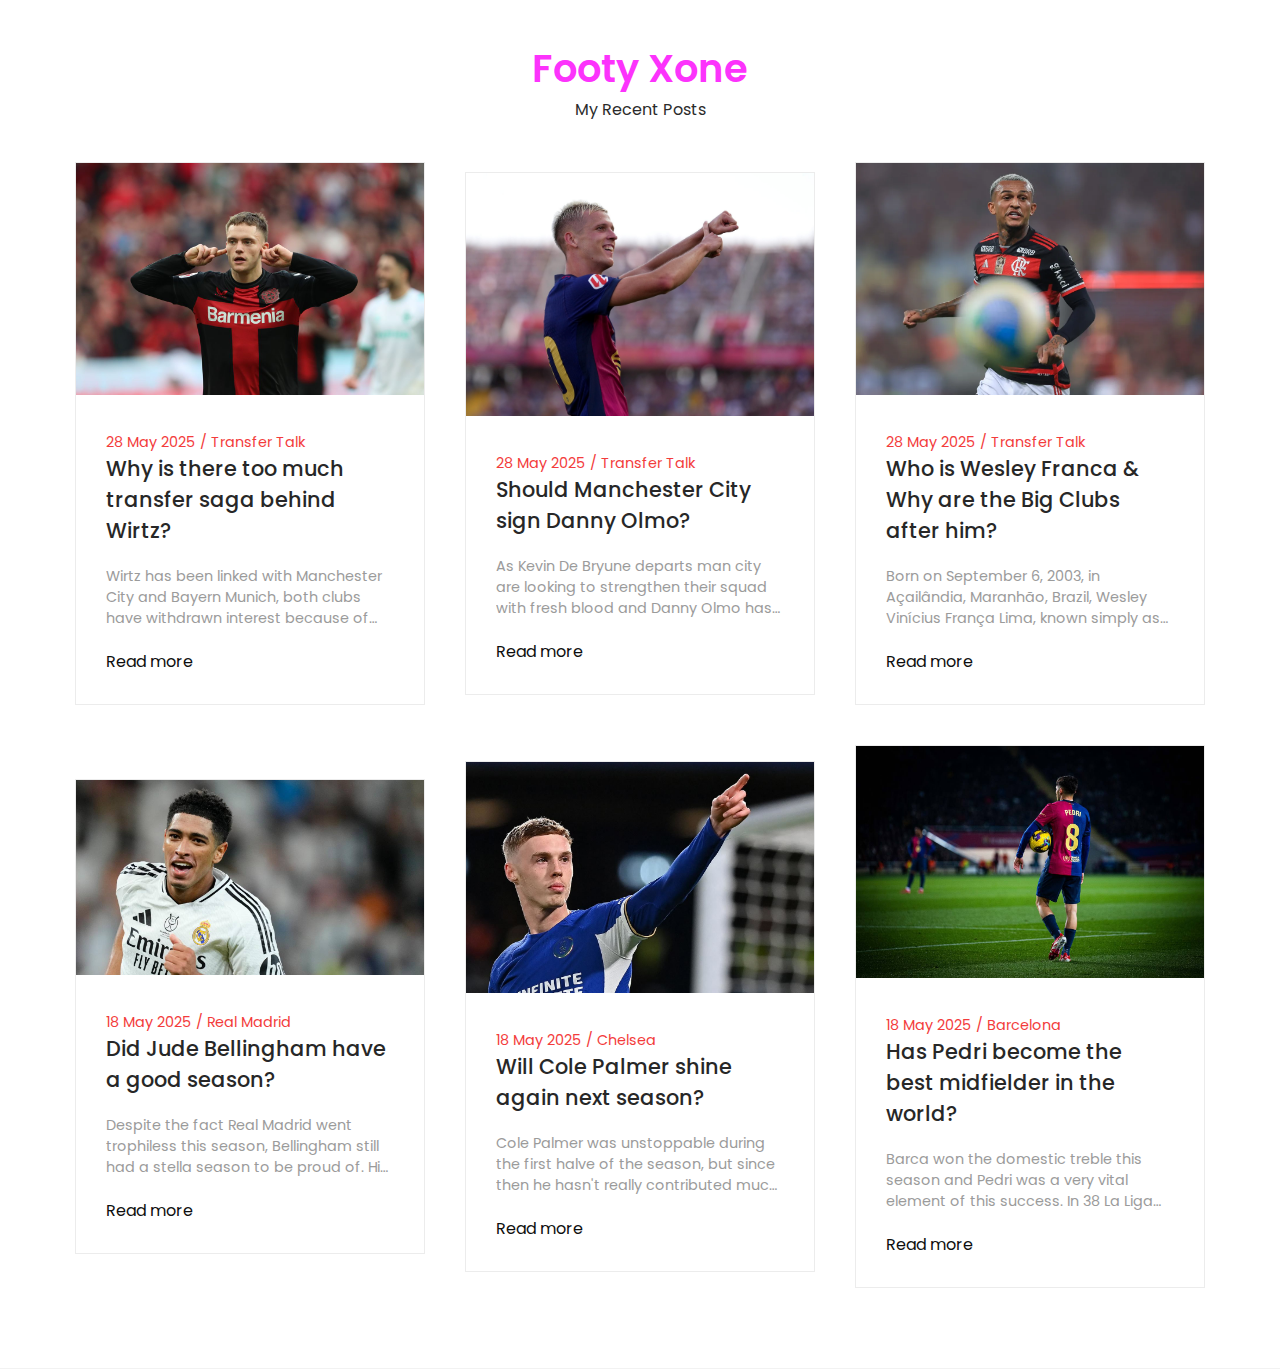
<file: index.html>
<!DOCTYPE html>
<html>
    <head>
        <meta charset="utf-8">
        <meta name="viewport" content="width=device-width, initial-scale=1.0, maximum-scale=1.0, user-scalable=n0">
        <title>Footy Xone</title>
        <link rel="stylesheet" href="style.css">
        <link rel="shortcut icon" href="image.svg">
        <!--poppins------------------->
        <link rel="preconnect" href="https://fonts.googleapis.com" />
        <link rel="preconnect" href="https://fonts.gstatic.com" crossorigin />
        <link href="https://fonts.googleapis.com/css2?family=Poppins:wght@400;600&display=swap" rel="stylesheet" />
    </head>
    <body>
        <section id="blog"> 
            <!--heading---------------->
            <div class="blog-heading">
                <h3>Footy Xone</h3>
                <span>My Recent Posts</span>
            </div>
            <!--blog container--------->
            <div class="blog-container">
                <!--box 6-------------->
                <div class="blog-box">
                    <!--image-->
                    <div class="blog-img">
                        <img src="images/Wirtz.jpg" alt="Wirtz">
                    </div>
                    <!---text--->
                    <div class="blog-text">
                        <span>28 May 2025 / Transfer Talk</span>
                        <a href="#" class="blog-title">Why is there too much transfer saga behind Wirtz?</a>
                        <p>Wirtz has been linked with Manchester City and Bayern Munich, both clubs have withdrawn interest because of how expensive Leverkusen has priced him at.</p>
                        <a href="#">Read more</a>
                    </div>
                </div>
                <!--box 5-------------->
                <div class="blog-box">
                    <!--image-->
                    <div class="blog-img">
                        <img src="images/Olmo.jpg" alt="Olmo">
                    </div>
                    <!---text--->
                    <div class="blog-text">
                        <span>28 May 2025 / Transfer Talk</span>
                        <a href="#" class="blog-title">Should Manchester City sign Danny Olmo?</a>
                        <p>As Kevin De Bryune departs man city are looking to strengthen their squad with fresh blood and Danny Olmo has the stats to be the perfectly fit man city's plans.</p>
                        <a href="#">Read more</a>
                    </div>
                </div>
                <!--box 4-------------->
                <div class="blog-box">
                    <!--image-->
                    <div class="blog-img">
                        <img src="images/wesley.WEBP" alt="Wesley">
                    </div>
                    <!---text--->
                    <div class="blog-text">
                        <span>28 May 2025 / Transfer Talk</span>
                        <a href="#" class="blog-title">Who is Wesley Franca & Why are the Big Clubs after him?</a>
                        <p>Born on September 6, 2003, in Açailândia, Maranhão, Brazil, Wesley Vinícius França Lima, known simply as Wesley, embodies the rich footballing spirit of his homeland. Standing at 1.78 meters, his journey began in the youth ranks of Atlético Tubarão in 2019.</p>
                        <a href="#">Read more</a>
                    </div>
                </div>
                <!--box 1-------------->
                <div class="blog-box">
                    <!--image-->
                    <div class="blog-img">
                        <img src="images/jude.jpg" alt="Bellingham">
                    </div>
                    <!---text--->
                    <div class="blog-text">
                        <span>18 May 2025 / Real Madrid</span>
                        <a href="#" class="blog-title">Did Jude Bellingham have a good season?</a>
                        <p>Despite the fact Real Madrid went trophiless this season, Bellingham still had a stella season to be proud of. His numbers are very impressive with xGoals and xAssist across all competitions.</p>
                        <a href="article1.html">Read more</a>
                    </div>
                </div>
                <!--box 2-------------->
                <div class="blog-box">
                    <!--image-->
                    <div class="blog-img">
                        <img src="images/cole.jpg" alt="Palmer">
                    </div>
                    <!---text--->
                    <div class="blog-text">
                        <span>18 May 2025 / Chelsea</span>
                        <a href="#" class="blog-title">Will Cole Palmer shine again next season?</a>
                        <p>Cole Palmer was unstoppable during the first halve of the season, but since then he hasn't really contributed much to Chelsea's success this season. Since Janruary he has had just xGoals and xAssist in all competitions</p>
                        <a href="#">Read more</a>
                    </div>
                </div>
                <!--box 3-------------->
                <div class="blog-box">
                    <!--image-->
                    <div class="blog-img">
                        <img src="images/pedri.jpg" alt="Pedri">
                    </div>
                    <!---text--->
                    <div class="blog-text">
                        <span>18 May 2025 / Barcelona</span>
                        <a href="#" class="blog-title">Has Pedri become the best midfielder in the world? </a>
                        <p>Barca won the domestic treble this season and Pedri was a very vital element of this success. In 38 La Liga games this season Pedri won xMOTM awards, the most among his team mates.</p>
                        <a href="#">Read more</a>
                    </div>
                </div>
            </div>
        </section>
    </body>
</html>
</file>
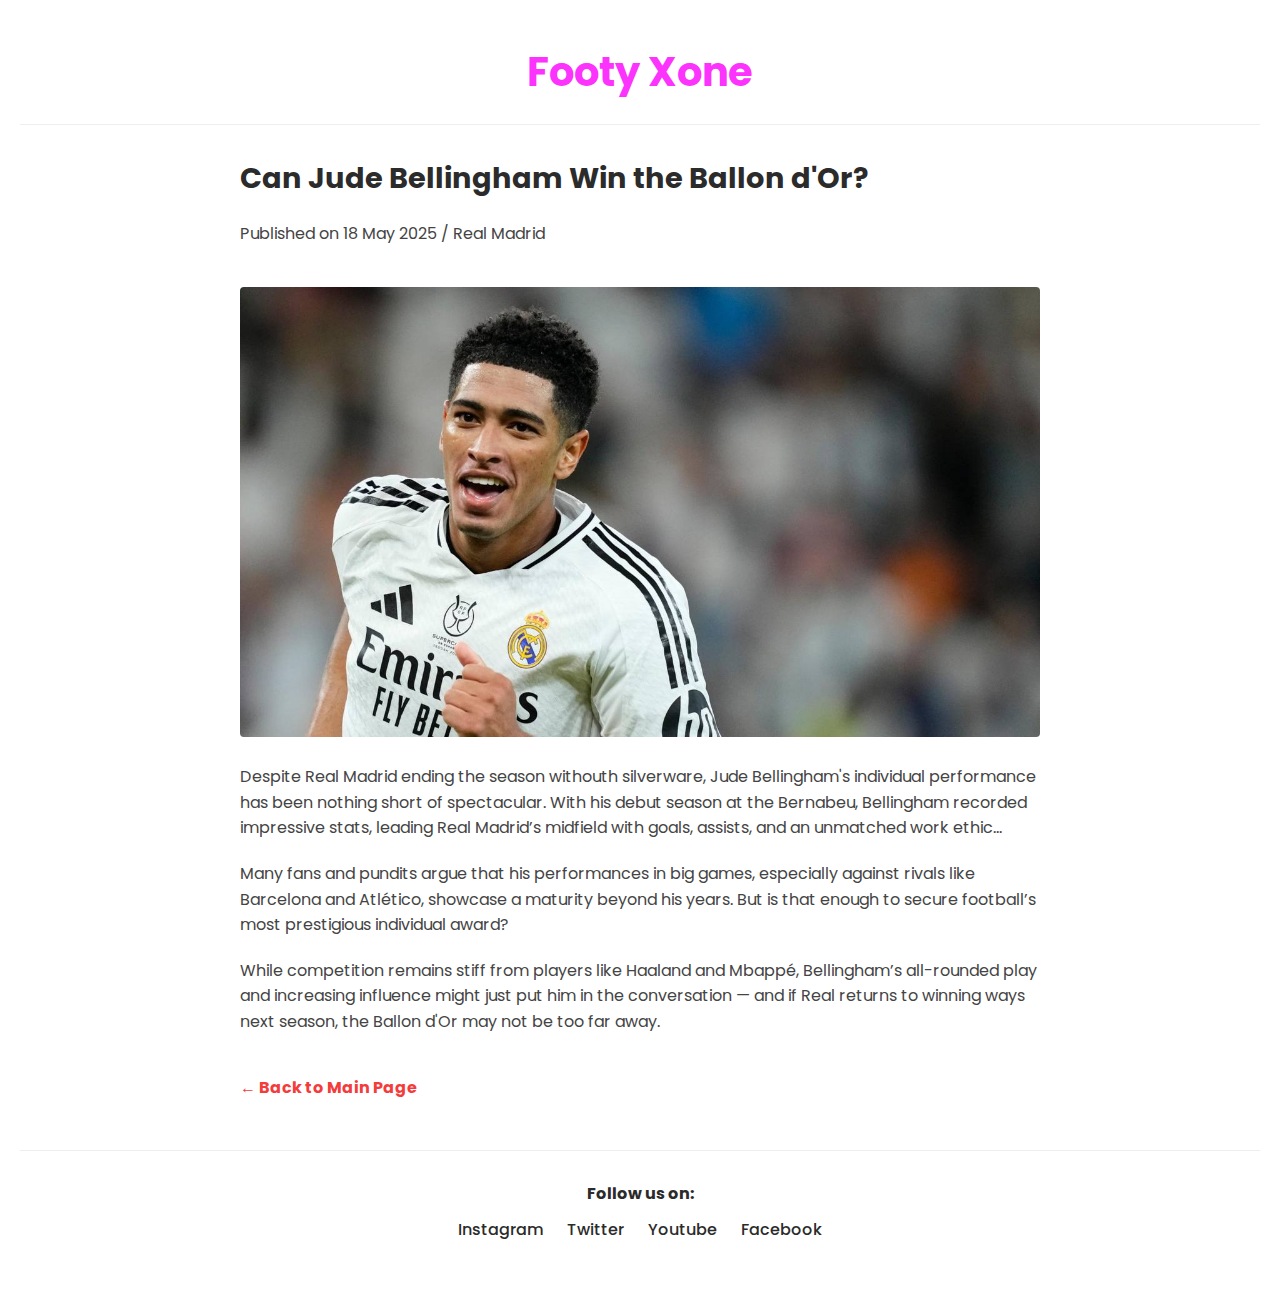
<file: article1.html>
<!DOCTYPE html>
<html lang="en">
<head>
    <meta charset="UTF-8">
    <meta name="viewport" content="width=device-width, initial-scale=1.0">
    <title>Footy Xone - Full Article</title>
    <link rel="stylesheet" href="article.css" />
    <link rel="shortcut icon" href="image.svg" />
    <link rel="preconnect" href="https://fonts.googleapis.com" />
    <link rel="preconnect" href="https://fonts.gstatic.com" crossorigin />
    <link href="https://fonts.googleapis.com/css2?family=Poppins:wght@400;600&display=swap" rel="stylesheet" />
</head>
<body>
    <!---Header------>
    <header class="site-header">
        <h1> Footy Xone</h1>
    </header>
    <!----Article section------>
    <main class="article-content">
        <h2>Can Jude Bellingham Win the Ballon d'Or?</h2>
        <p class="article-date">Published on 18 May 2025 / Real Madrid</p>
        <img src="images/jude.jpg" alt="Jude Bellingham" class="article-image" />
        <p>
            Despite Real Madrid ending the season withouth silverware, Jude Bellingham's individual performance has been nothing short of spectacular. With his debut season at the Bernabeu, Bellingham recorded impressive stats, leading Real Madrid’s midfield with goals, assists, and an unmatched work ethic...
        </p>
        <p>
          Many fans and pundits argue that his performances in big games, especially against rivals like Barcelona and Atlético, showcase a maturity beyond his years. But is that enough to secure football’s most prestigious individual award?
        </p>
        <p>
          While competition remains stiff from players like Haaland and Mbappé, Bellingham’s all-rounded play and increasing influence might just put him in the conversation — and if Real returns to winning ways next season, the Ballon d'Or may not be too far away.
        </p>
        <a href="index.html" class="back-link">← Back to Main Page</a>
    </main>
    <!---Footer------------->
    <footer class="site-footer">
        <p>Follow us on:</p>
        <div class="social-links">
            <a href="#">Instagram</a>
            <a href="#">Twitter</a>
            <a href="#">Youtube</a>
            <a href="#">Facebook</a>
        </div>
    </footer>
</body>
</html>
</file>
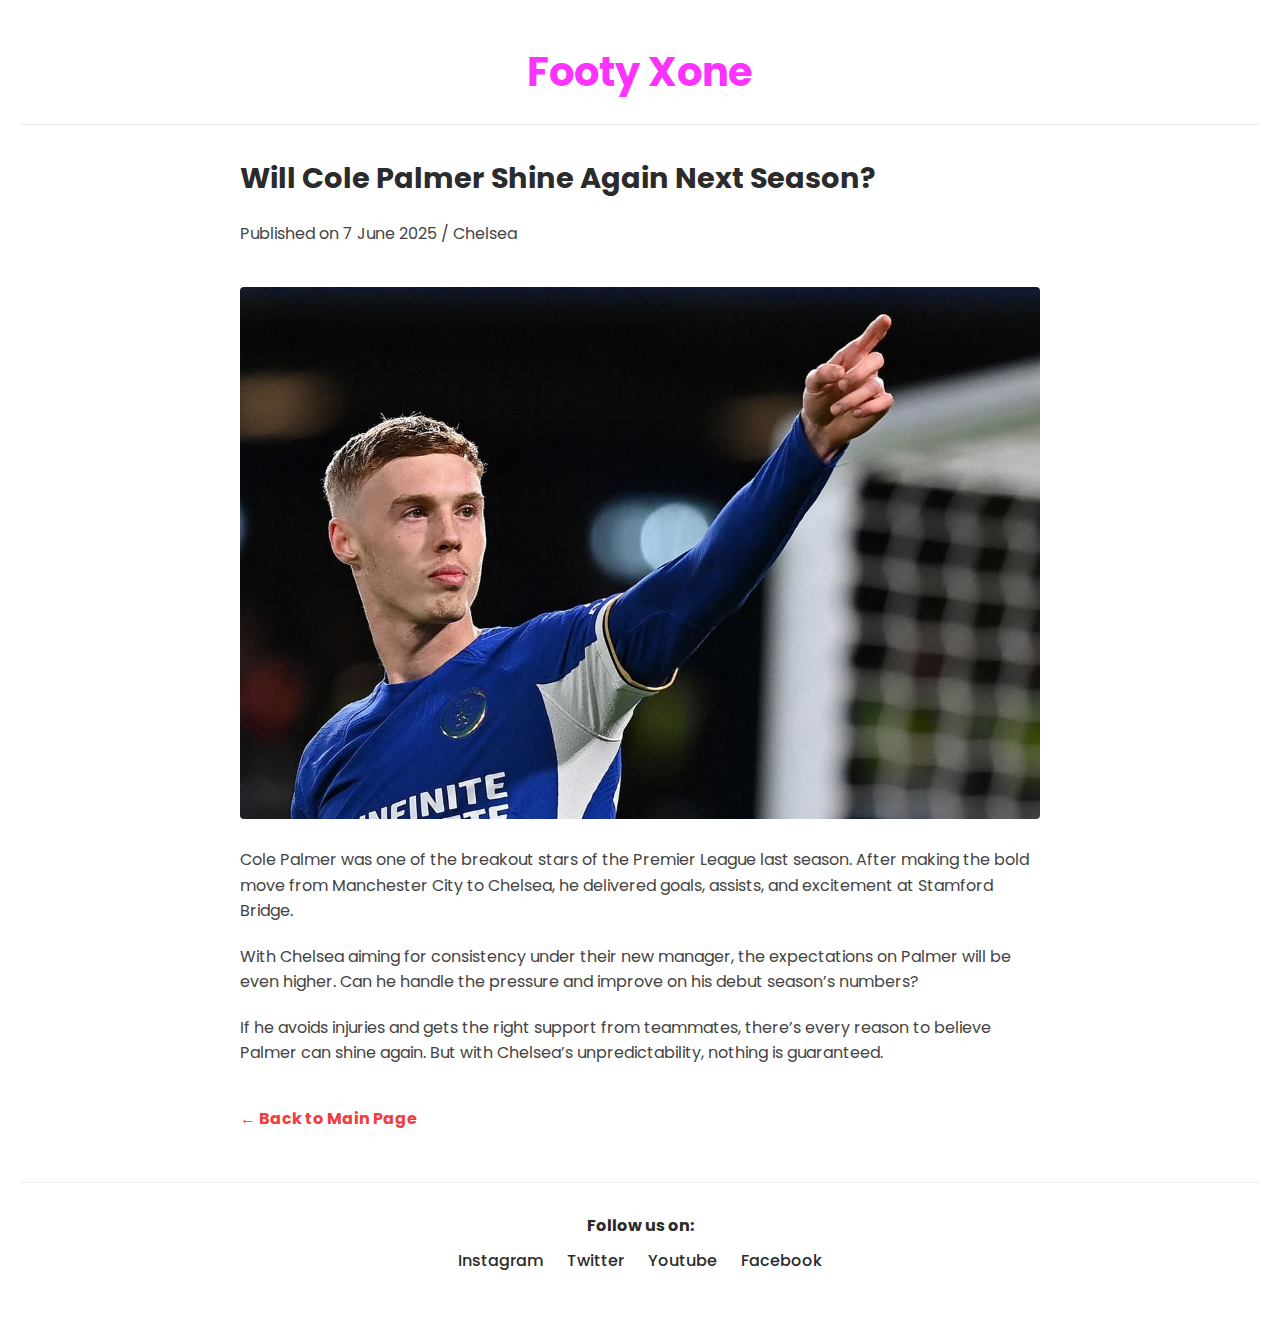
<file: palmer.html>
<!DOCTYPE html>
<html lang="en">
<head>
    <meta charset="UTF-8">
    <meta name="viewport" content="width=device-width, initial-scale=1.0">
    <title>Footy Xone - Full Article</title>
    <link rel="stylesheet" href="article.css" />
    <link rel="shortcut icon" href="image.svg" />
    <link rel="preconnect" href="https://fonts.googleapis.com" />
    <link rel="preconnect" href="https://fonts.gstatic.com" crossorigin />
    <link href="https://fonts.googleapis.com/css2?family=Poppins:wght@400;600&display=swap" rel="stylesheet" />
</head>
<body>
    <!---Header------>
    <header class="site-header">
        <h1> Footy Xone</h1>
    </header>
    <!----Article section------>
    <main class="article-content">
        <h2>Will Cole Palmer Shine Again Next Season?</h2>
        <p class="article-date">Published on 7 June 2025 / Chelsea</p>
        <img src="images/cole.jpg" alt="Cole Palmer" class="article-image" />
        <p>
            Cole Palmer was one of the breakout stars of the Premier League last season. After making the bold move from Manchester City to Chelsea, he delivered goals, assists, and excitement at Stamford Bridge.
        </p>
        <p>
            With Chelsea aiming for consistency under their new manager, the expectations on Palmer will be even higher. Can he handle the pressure and improve on his debut season’s numbers?
        </p>
        <p>
            If he avoids injuries and gets the right support from teammates, there’s every reason to believe Palmer can shine again. But with Chelsea’s unpredictability, nothing is guaranteed.
        </p>
        <a href="index.html" class="back-link">← Back to Main Page</a>
    </main>
    <!---Footer------------->
    <footer class="site-footer">
        <p>Follow us on:</p>
        <div class="social-links">
            <a href="#">Instagram</a>
            <a href="#">Twitter</a>
            <a href="#">Youtube</a>
            <a href="#">Facebook</a>
        </div>
    </footer>
</body>
</html>
</file>
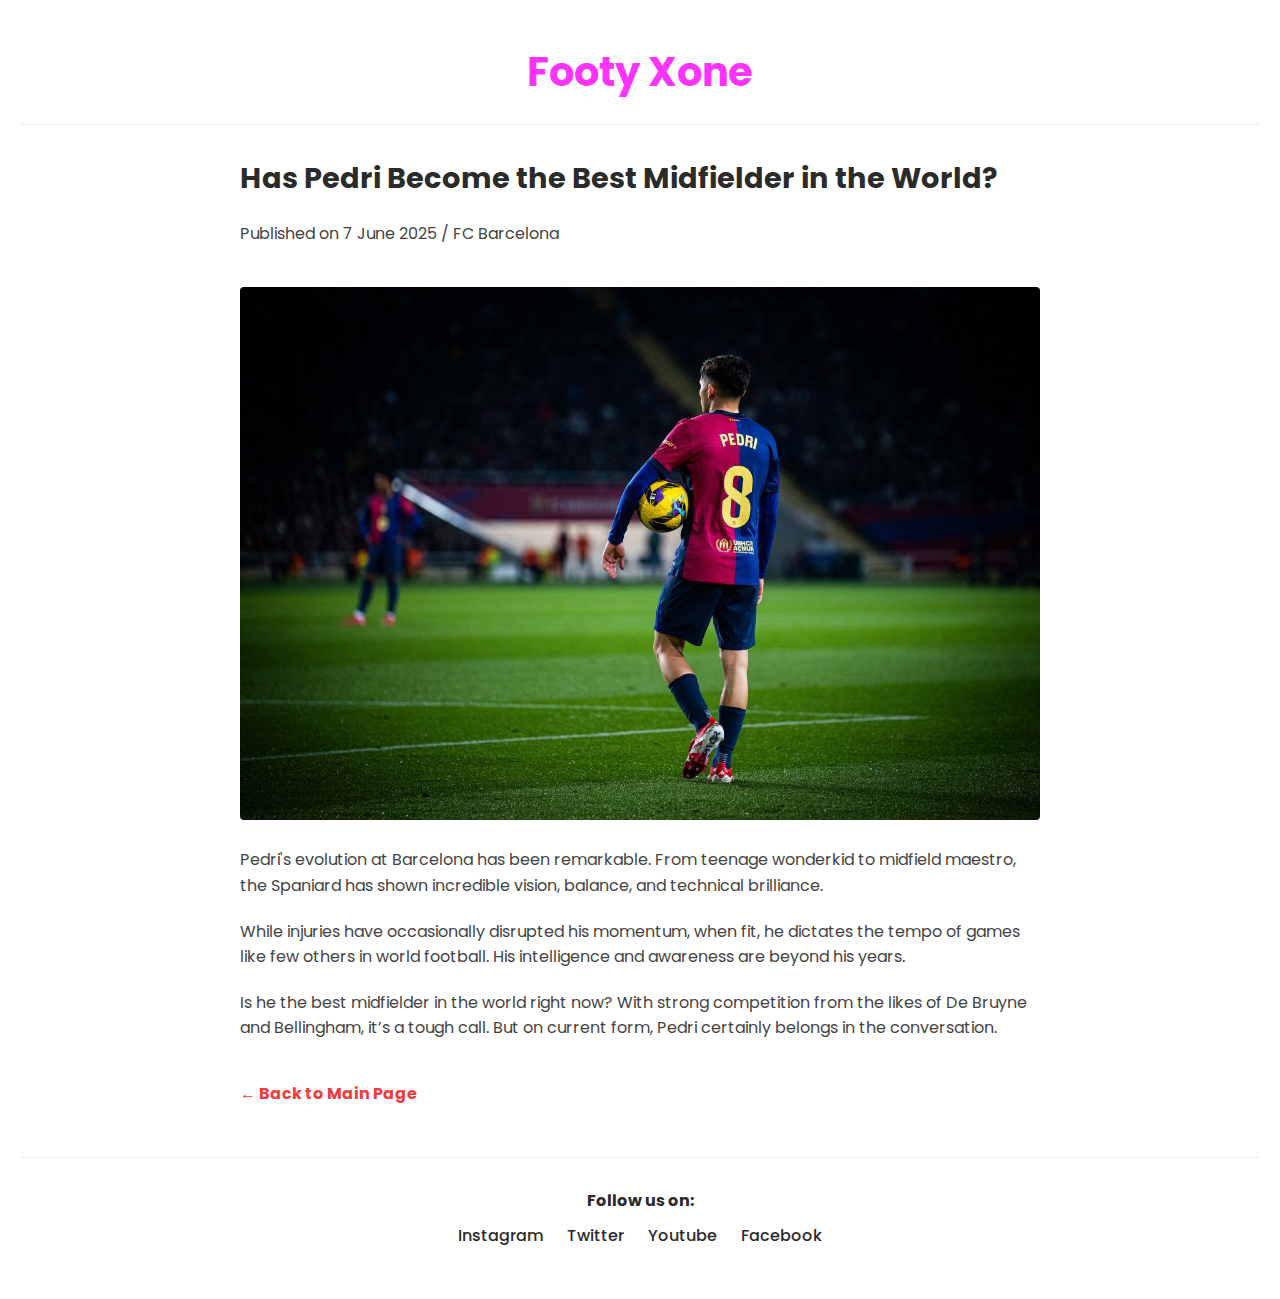
<file: pedri.html>
<!DOCTYPE html>
<html lang="en">
<head>
    <meta charset="UTF-8">
    <meta name="viewport" content="width=device-width, initial-scale=1.0">
    <title>Footy Xone - Full Article</title>
    <link rel="stylesheet" href="article.css" />
    <link rel="shortcut icon" href="image.svg" />
    <link rel="preconnect" href="https://fonts.googleapis.com" />
    <link rel="preconnect" href="https://fonts.gstatic.com" crossorigin />
    <link href="https://fonts.googleapis.com/css2?family=Poppins:wght@400;600&display=swap" rel="stylesheet" />
</head>
<body>
    <!---Header------>
    <header class="site-header">
        <h1> Footy Xone</h1>
    </header>
    <!----Article section------>
    <main class="article-content">
        <h2>Has Pedri Become the Best Midfielder in the World?</h2>
        <p class="article-date">Published on 7 June 2025 / FC Barcelona</p>
        <img src="images/pedri.jpg" alt="Pedri" class="article-image" />
        <p>
            Pedri's evolution at Barcelona has been remarkable. From teenage wonderkid to midfield maestro, the Spaniard has shown incredible vision, balance, and technical brilliance.
        </p>
        <p>
            While injuries have occasionally disrupted his momentum, when fit, he dictates the tempo of games like few others in world football. His intelligence and awareness are beyond his years.
        </p>
        <p>
            Is he the best midfielder in the world right now? With strong competition from the likes of De Bruyne and Bellingham, it’s a tough call. But on current form, Pedri certainly belongs in the conversation.
        </p>
        <a href="index.html" class="back-link">← Back to Main Page</a>
    </main>
    <!---Footer------------->
    <footer class="site-footer">
        <p>Follow us on:</p>
        <div class="social-links">
            <a href="#">Instagram</a>
            <a href="#">Twitter</a>
            <a href="#">Youtube</a>
            <a href="#">Facebook</a>
        </div>
    </footer>
</body>
</html>
</file>
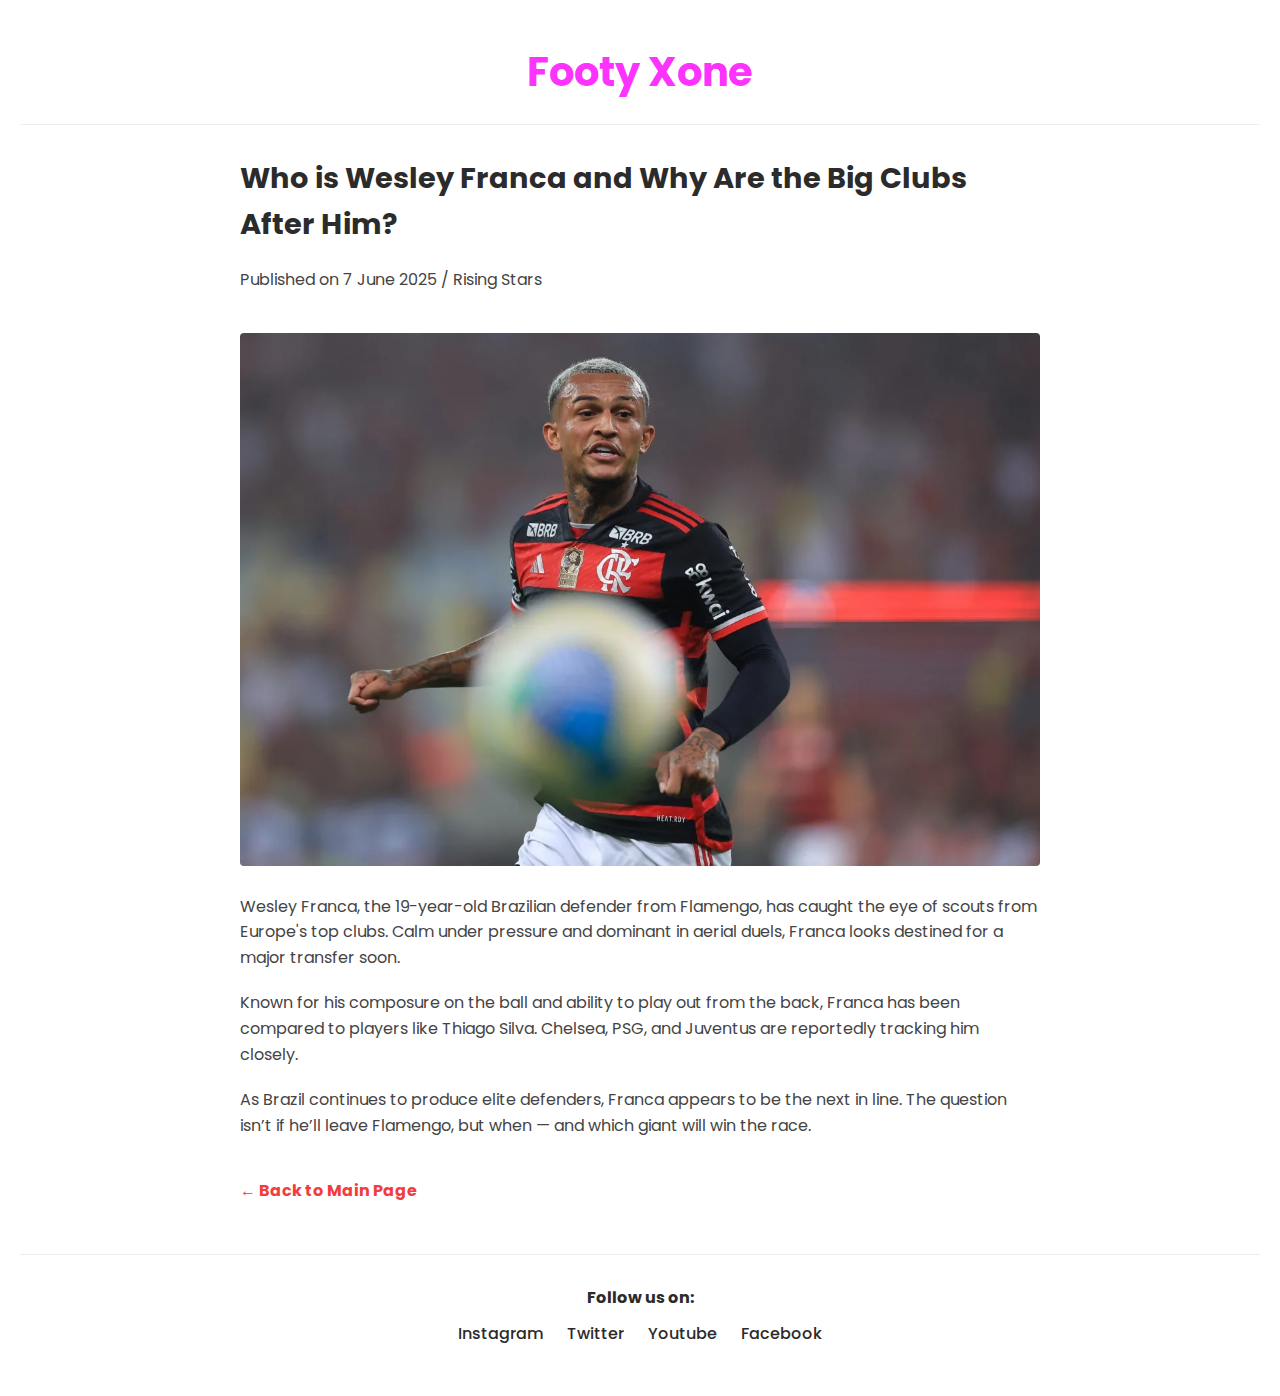
<file: wesley.html>
<!DOCTYPE html>
<html lang="en">
<head>
    <meta charset="UTF-8">
    <meta name="viewport" content="width=device-width, initial-scale=1.0">
    <title>Footy Xone - Full Article</title>
    <link rel="stylesheet" href="article.css" />
    <link rel="shortcut icon" href="image.svg" />
    <link rel="preconnect" href="https://fonts.googleapis.com" />
    <link rel="preconnect" href="https://fonts.gstatic.com" crossorigin />
    <link href="https://fonts.googleapis.com/css2?family=Poppins:wght@400;600&display=swap" rel="stylesheet" />
</head>
<body>
    <!---Header------>
    <header class="site-header">
        <h1> Footy Xone</h1>
    </header>
    <!----Article section------>
    <main class="article-content">
        <h2>Who is Wesley Franca and Why Are the Big Clubs After Him?</h2>
        <p class="article-date">Published on 7 June 2025 / Rising Stars</p>
        <img src="images/wesley.WEBP" alt="Wesley Franca" class="article-image" />
        <p>
            Wesley Franca, the 19-year-old Brazilian defender from Flamengo, has caught the eye of scouts from Europe's top clubs. Calm under pressure and dominant in aerial duels, Franca looks destined for a major transfer soon.
        </p>
        <p>
            Known for his composure on the ball and ability to play out from the back, Franca has been compared to players like Thiago Silva. Chelsea, PSG, and Juventus are reportedly tracking him closely.
        </p>
        <p>
            As Brazil continues to produce elite defenders, Franca appears to be the next in line. The question isn’t if he’ll leave Flamengo, but when — and which giant will win the race.
        </p>
        <a href="index.html" class="back-link">← Back to Main Page</a>
    </main>
    <!---Footer------------->
    <footer class="site-footer">
        <p>Follow us on:</p>
        <div class="social-links">
            <a href="#">Instagram</a>
            <a href="#">Twitter</a>
            <a href="#">Youtube</a>
            <a href="#">Facebook</a>
        </div>
    </footer>
</body>
</html>
</file>
<file: style.css>
*{
    margin: 0px;
    padding: 0px;
    font-family: poppins;
    box-sizing: border-box;
}
a {
    text-decoration: none;
}
ul {
    list-style: none;
}
body {
    margin: 0px;
    padding: 0px;
    font-family: poppins;
}
/*--blog--*/
#blog {
    display: flex;
    justify-content: center;
    align-items: center;
    flex-direction: column;
    padding: 40px;
    border-bottom: 1px solid rgba(0,0,0,0.05);
}
.blog-heading {
    display: flex;
    justify-content: center;
    align-items: center;
    flex-direction: column;
}
.blog-heading span {
    color: #2b2b2b;
}
.blog-heading h3 {
    font-size: 2.4rem;
    color: #fc33fc;
    font-weight: 600;
}
.blog-container {
    display: flex;
    justify-content: center;
    align-items: center;
    margin: 20px 0px;
    flex-wrap: wrap;
}
.blog-box {
    width: 350px;
    background-color: #ffffff;
    border: 1px solid #ececec;
    margin: 20px;
}
.blog-img {
    width: 100%;
    height: auto;
}
.blog-img img {
    width: 100%;
    height: 100%;
    object-fit: cover;
    object-position: center;
}
.blog-text{
    padding: 30px;
    display: flex;
    flex-direction: column;
}
.blog-text span{
    color: #f33c3c;
    font-size: 0.9rem;
}
.blog-text .blog-title {
    font-size: 1.3rem;
    font-weight: 500;
    color: #272727;
}
.blog-text .blog-title:hover {
    color: #f33c3c;
    transition: all ease 0.3s;
}
.blog-text p {
    color: #9b9b9b;
    font-size: 0.9rem;
    display: -webkit-box;
    -webkit-line-clamp: 3;
    -webkit-box-orient: vertical;
    overflow: hidden;
    text-overflow: ellipsis;
    margin: 20px 0px;
}
.blog-text a {
    color: #0f0f0f;
}
.blog-text a:hover {
    color: #f33c3c;
    transition: all ease 0.3s;
}
@media(max-width:1250px) {
    .blog-box{
        width: 300px;
    }
}
@media(max-width:1100px) {
    .blog-box{
        width: 70%;
    }
}
@media(max-width:550px) {
    .blog-box{
        width: 100%;
        margin: 20px 10px;
    }
    #blog {
        padding: 20px;
    }
}
</file>
<file: article.css>
* {
    margin: 0;
    padding: 0;
    box-sizing: border-box;
    font-family: 'Poppins', sans-serif;
}
body {
    background-color: #fff;
    color: #2b2b2b;
    line-height: 1.6;
    padding: 20px;
}
.site-header {
    text-align: center;
    padding: 20px;
    border-bottom: 1px solid #eee;
}
.site-header h1{
    color: #fc33fc;
    font-size: 2.5rem;
}
.article-content {
    max-width: 800px;
    margin: 30px auto;
}
.article-content h2 {
    font-size: 1.8rem;
    margin-bottom: 10px;
    color: #2b2b2b;
}
.article-date {
    width: 100%;
    height: auto;
    margin: 20px 0;
    border-radius: 4px;
}
.article-image {
    width: 100%;
    height: auto;
    margin: 20px 0;
    border-radius: 4px;
}
.article-content p {
    font-size: 1rem;
    color: #444;
    margin-bottom: 20px;
}
.back-link {
    display: inline-block;
    margin-top: 20px;
    color: #f33c3c;
    font-weight: bold;
    text-decoration: none;
}
.back-link:hover {
    text-decoration: underline;
}
.site-footer {
    text-align: center;
    padding: 30PX 0;
    border-top: 1px solid #eee;
    margin-top: 50px;
}
.site-footer p {
    margin-bottom: 10px;
    font-weight: bold;
}
.social-links a {
    margin: 0 10px;
    color: #2b2b2b;
    text-decoration: none;
    font-weight: 500;
}
.social-links a:hover {
    color: #f33c3c;
}
</file>
